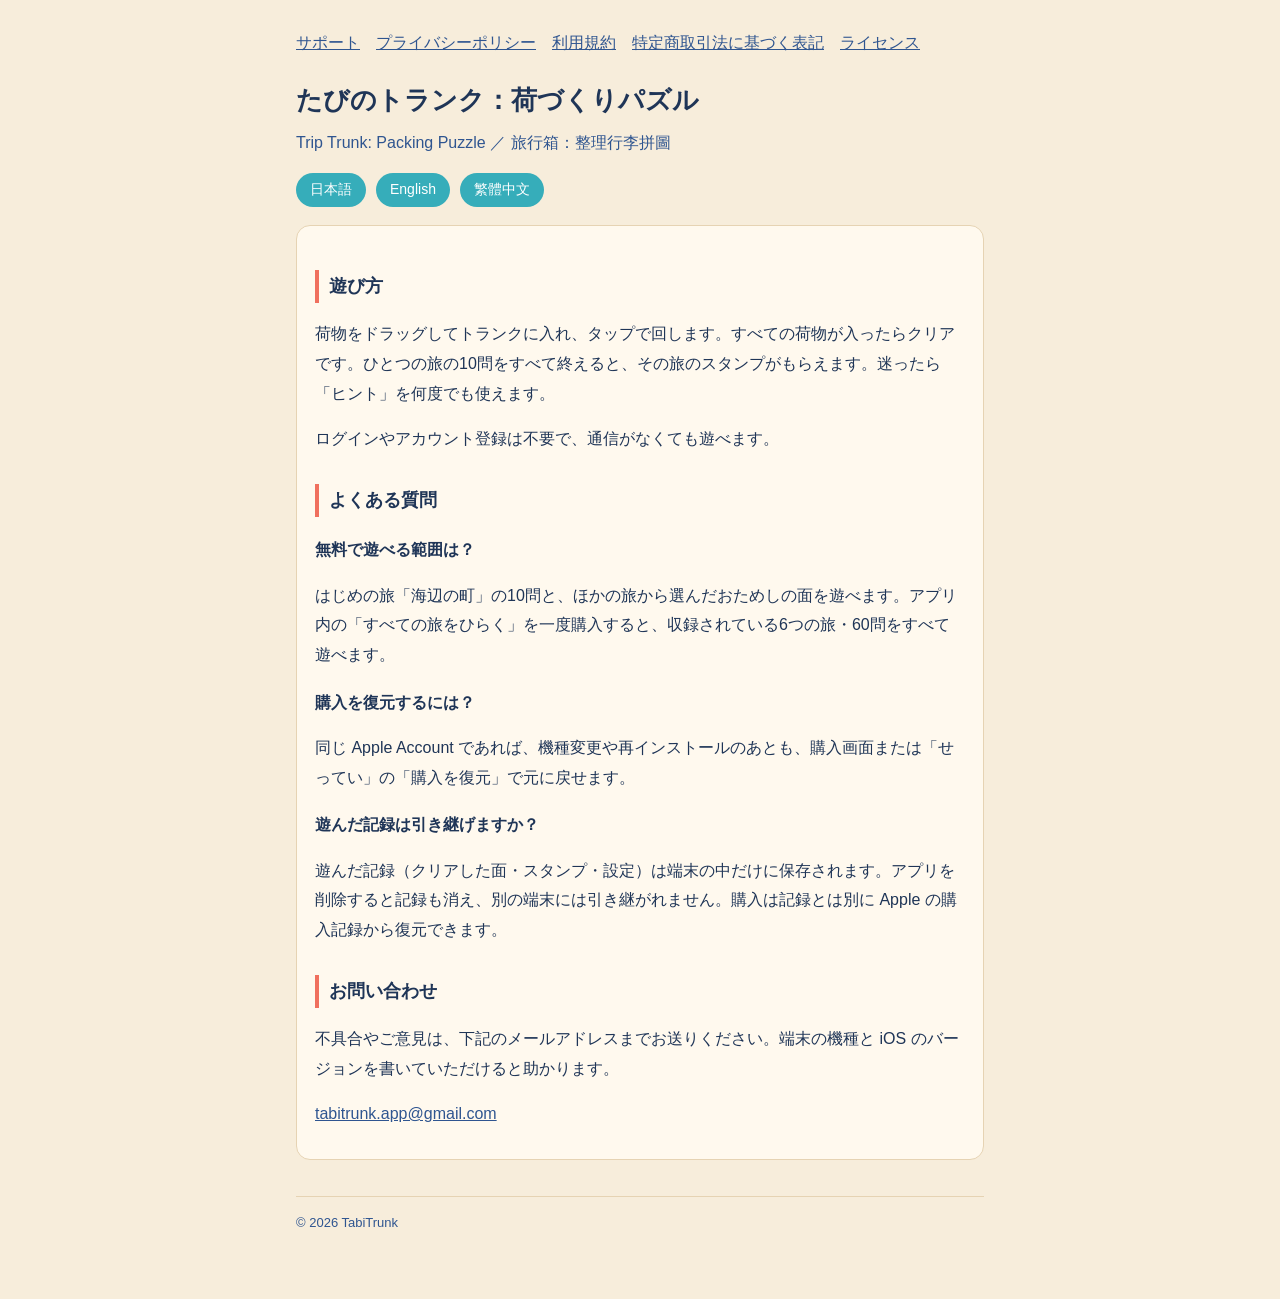
<file: index.html>
<!doctype html>
<html lang="ja"><head><meta charset="utf-8"><meta name="viewport" content="width=device-width,initial-scale=1">
<title>たびのトランク：荷づくりパズル</title><link rel="stylesheet" href="style.css"></head>
<body><main>
<nav><a href="index.html">サポート</a><a href="privacy.html">プライバシーポリシー</a><a href="terms.html">利用規約</a><a href="tokushoho.html">特定商取引法に基づく表記</a><a href="licenses.html">ライセンス</a></nav>
<h1>たびのトランク：荷づくりパズル</h1>
<p>Trip Trunk: Packing Puzzle ／ 旅行箱：整理行李拼圖</p>
<div class="langs"><a href="index.html">日本語</a><a href="index-en.html">English</a><a href="index-zh.html">繁體中文</a></div>
<section>
<h2>遊び方</h2>
<p>荷物をドラッグしてトランクに入れ、タップで回します。すべての荷物が入ったらクリアです。ひとつの旅の10問をすべて終えると、その旅のスタンプがもらえます。迷ったら「ヒント」を何度でも使えます。</p>
<p>ログインやアカウント登録は不要で、通信がなくても遊べます。</p>
<h2>よくある質問</h2>
<h3>無料で遊べる範囲は？</h3>
<p>はじめの旅「海辺の町」の10問と、ほかの旅から選んだおためしの面を遊べます。アプリ内の「すべての旅をひらく」を一度購入すると、収録されている6つの旅・60問をすべて遊べます。</p>
<h3>購入を復元するには？</h3>
<p>同じ Apple Account であれば、機種変更や再インストールのあとも、購入画面または「せってい」の「購入を復元」で元に戻せます。</p>
<h3>遊んだ記録は引き継げますか？</h3>
<p>遊んだ記録（クリアした面・スタンプ・設定）は端末の中だけに保存されます。アプリを削除すると記録も消え、別の端末には引き継がれません。購入は記録とは別に Apple の購入記録から復元できます。</p>
<h2>お問い合わせ</h2>
<p>不具合やご意見は、下記のメールアドレスまでお送りください。端末の機種と iOS のバージョンを書いていただけると助かります。</p>
<p><a href="mailto:tabitrunk.app@gmail.com">tabitrunk.app@gmail.com</a></p>
</section>
<footer>© 2026 TabiTrunk</footer>
</main></body></html>
</file>
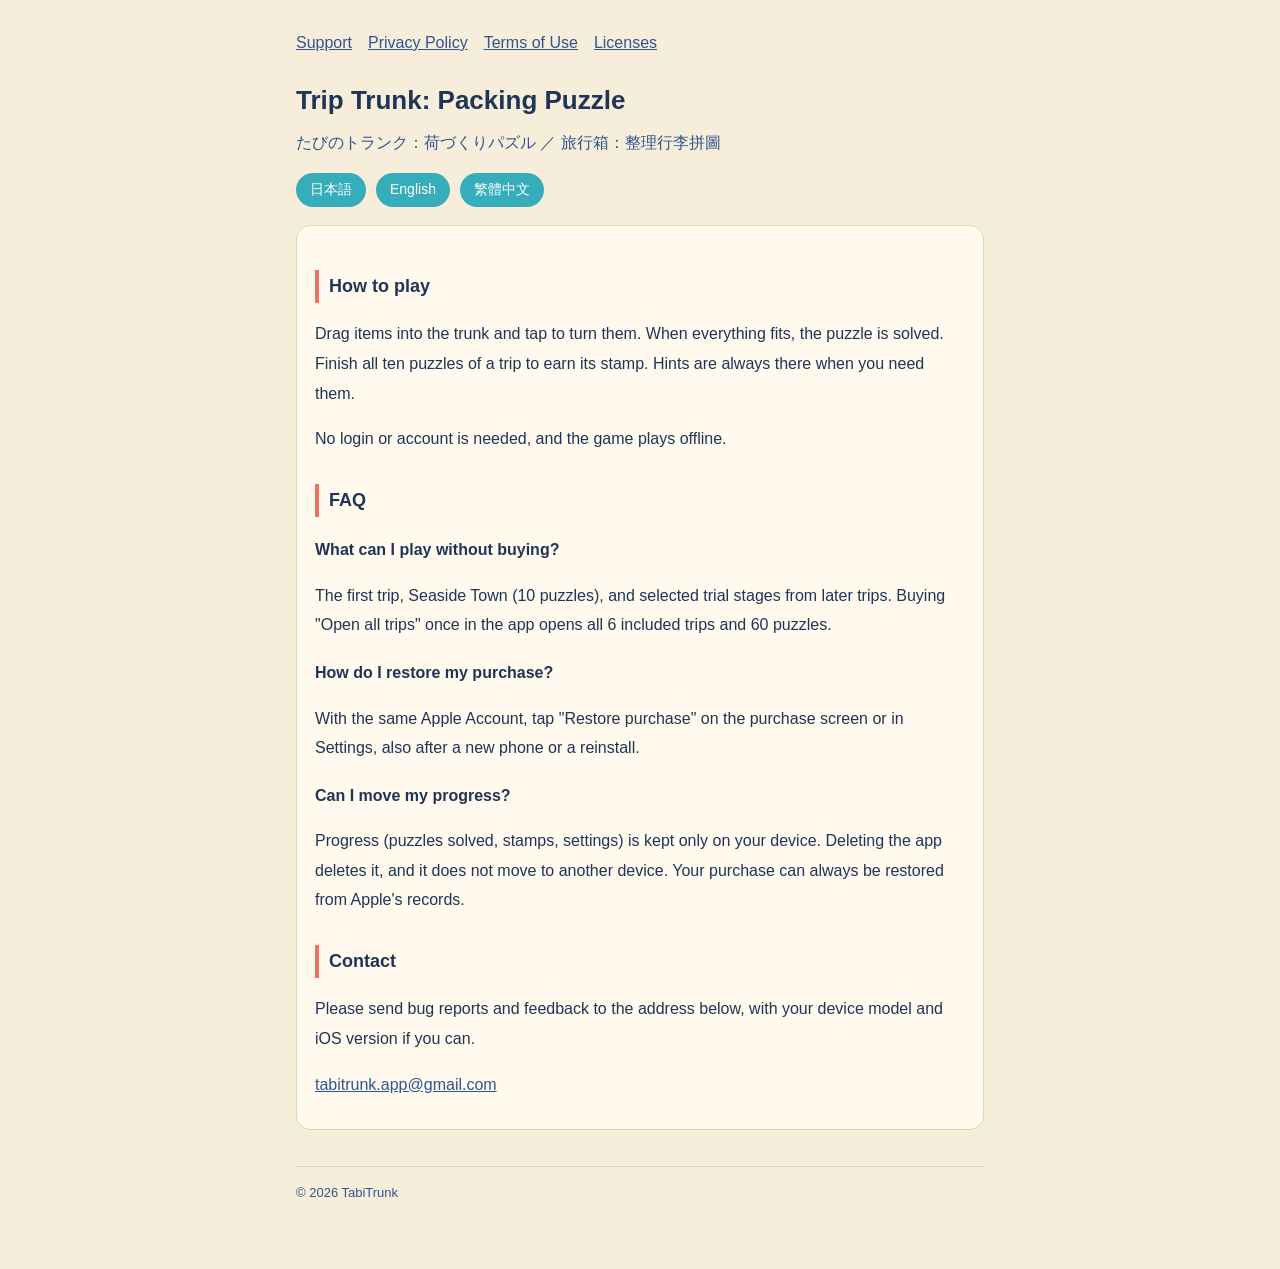
<file: index-en.html>
<!doctype html>
<html lang="en"><head><meta charset="utf-8"><meta name="viewport" content="width=device-width,initial-scale=1">
<title>Trip Trunk: Packing Puzzle</title><link rel="stylesheet" href="style.css"></head>
<body><main>
<nav><a href="index-en.html">Support</a><a href="privacy-en.html">Privacy Policy</a><a href="terms-en.html">Terms of Use</a><a href="licenses.html">Licenses</a></nav>
<h1>Trip Trunk: Packing Puzzle</h1>
<p>たびのトランク：荷づくりパズル ／ 旅行箱：整理行李拼圖</p>
<div class="langs"><a href="index.html">日本語</a><a href="index-en.html">English</a><a href="index-zh.html">繁體中文</a></div>
<section>
<h2>How to play</h2>
<p>Drag items into the trunk and tap to turn them. When everything fits, the puzzle is solved. Finish all ten puzzles of a trip to earn its stamp. Hints are always there when you need them.</p>
<p>No login or account is needed, and the game plays offline.</p>
<h2>FAQ</h2>
<h3>What can I play without buying?</h3>
<p>The first trip, Seaside Town (10 puzzles), and selected trial stages from later trips. Buying "Open all trips" once in the app opens all 6 included trips and 60 puzzles.</p>
<h3>How do I restore my purchase?</h3>
<p>With the same Apple Account, tap "Restore purchase" on the purchase screen or in Settings, also after a new phone or a reinstall.</p>
<h3>Can I move my progress?</h3>
<p>Progress (puzzles solved, stamps, settings) is kept only on your device. Deleting the app deletes it, and it does not move to another device. Your purchase can always be restored from Apple's records.</p>
<h2>Contact</h2>
<p>Please send bug reports and feedback to the address below, with your device model and iOS version if you can.</p>
<p><a href="mailto:tabitrunk.app@gmail.com">tabitrunk.app@gmail.com</a></p>
</section>
<footer>© 2026 TabiTrunk</footer>
</main></body></html>
</file>
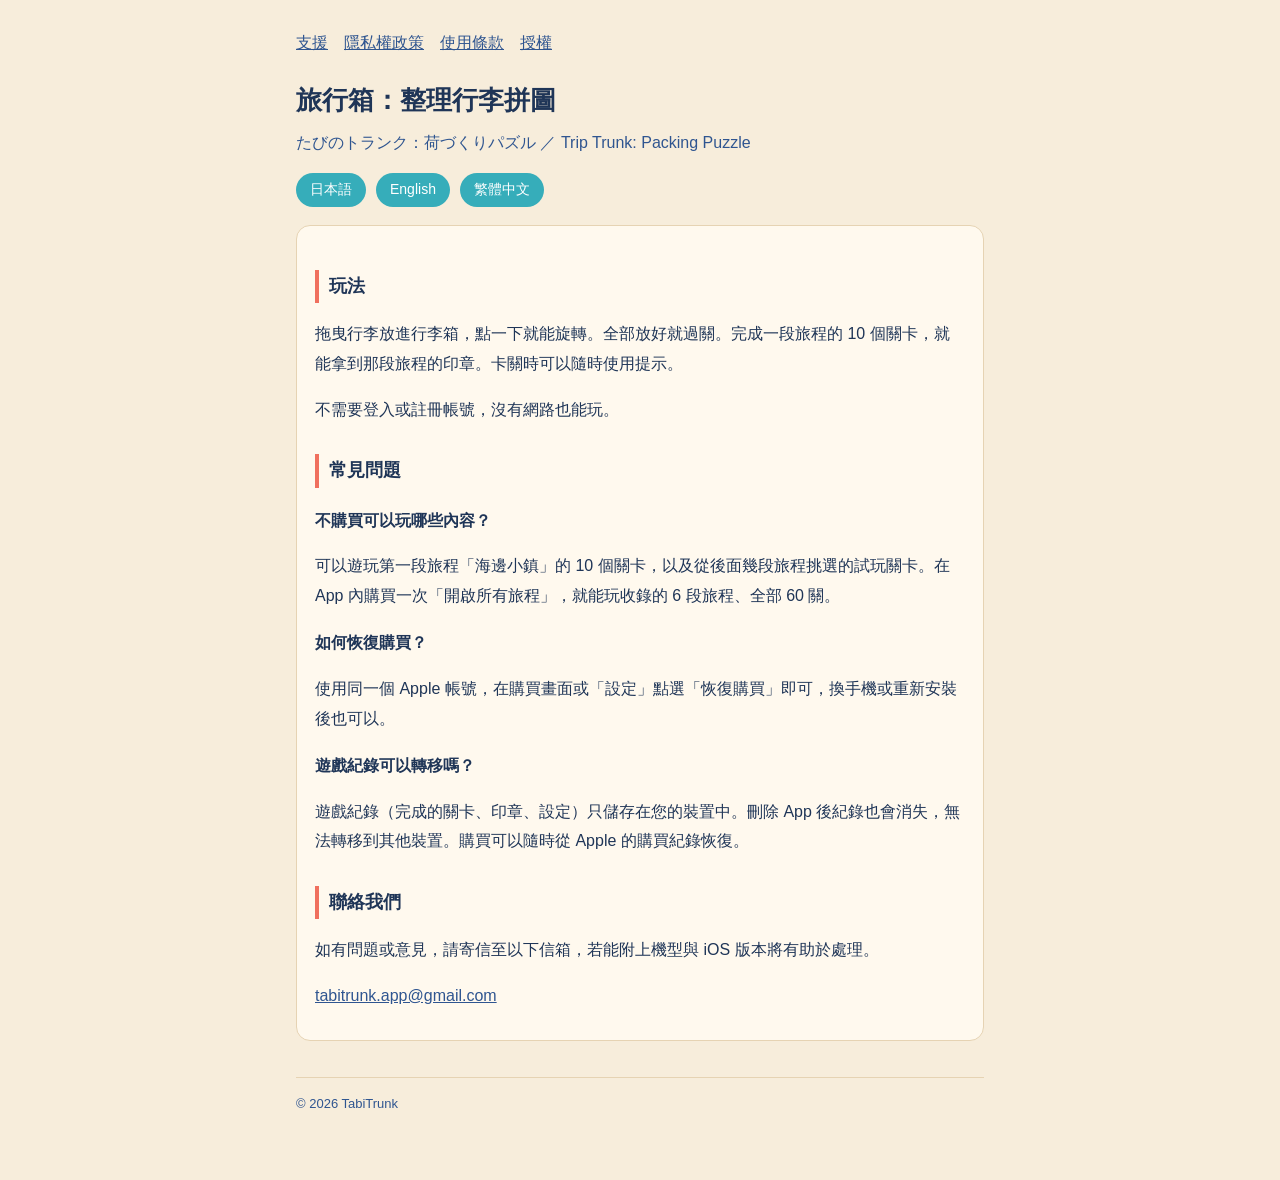
<file: index-zh.html>
<!doctype html>
<html lang="zh-Hant"><head><meta charset="utf-8"><meta name="viewport" content="width=device-width,initial-scale=1">
<title>旅行箱：整理行李拼圖</title><link rel="stylesheet" href="style.css"></head>
<body><main>
<nav><a href="index-zh.html">支援</a><a href="privacy-zh.html">隱私權政策</a><a href="terms-zh.html">使用條款</a><a href="licenses.html">授權</a></nav>
<h1>旅行箱：整理行李拼圖</h1>
<p>たびのトランク：荷づくりパズル ／ Trip Trunk: Packing Puzzle</p>
<div class="langs"><a href="index.html">日本語</a><a href="index-en.html">English</a><a href="index-zh.html">繁體中文</a></div>
<section>
<h2>玩法</h2>
<p>拖曳行李放進行李箱，點一下就能旋轉。全部放好就過關。完成一段旅程的 10 個關卡，就能拿到那段旅程的印章。卡關時可以隨時使用提示。</p>
<p>不需要登入或註冊帳號，沒有網路也能玩。</p>
<h2>常見問題</h2>
<h3>不購買可以玩哪些內容？</h3>
<p>可以遊玩第一段旅程「海邊小鎮」的 10 個關卡，以及從後面幾段旅程挑選的試玩關卡。在 App 內購買一次「開啟所有旅程」，就能玩收錄的 6 段旅程、全部 60 關。</p>
<h3>如何恢復購買？</h3>
<p>使用同一個 Apple 帳號，在購買畫面或「設定」點選「恢復購買」即可，換手機或重新安裝後也可以。</p>
<h3>遊戲紀錄可以轉移嗎？</h3>
<p>遊戲紀錄（完成的關卡、印章、設定）只儲存在您的裝置中。刪除 App 後紀錄也會消失，無法轉移到其他裝置。購買可以隨時從 Apple 的購買紀錄恢復。</p>
<h2>聯絡我們</h2>
<p>如有問題或意見，請寄信至以下信箱，若能附上機型與 iOS 版本將有助於處理。</p>
<p><a href="mailto:tabitrunk.app@gmail.com">tabitrunk.app@gmail.com</a></p>
</section>
<footer>© 2026 TabiTrunk</footer>
</main></body></html>
</file>
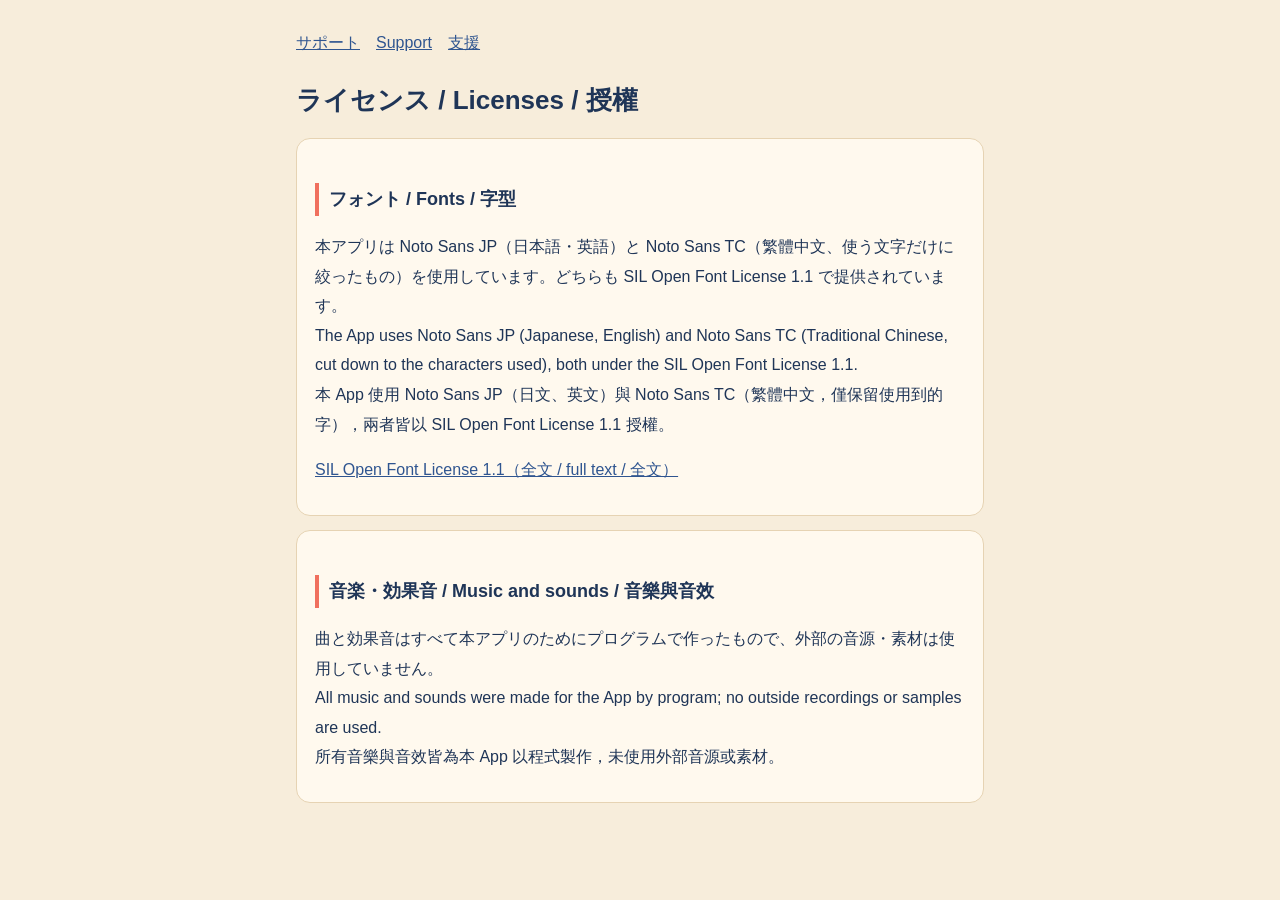
<file: licenses.html>
<!doctype html>
<html lang="ja"><head><meta charset="utf-8"><meta name="viewport" content="width=device-width,initial-scale=1">
<title>たびのトランク：荷づくりパズル ライセンス</title><link rel="stylesheet" href="style.css"></head>
<body><main>
<nav><a href="index.html">サポート</a><a href="index-en.html">Support</a><a href="index-zh.html">支援</a></nav>
<h1>ライセンス / Licenses / 授權</h1>
<section>
<h2>フォント / Fonts / 字型</h2>
<p>本アプリは Noto Sans JP（日本語・英語）と Noto Sans TC（繁體中文、使う文字だけに絞ったもの）を使用しています。どちらも SIL Open Font License 1.1 で提供されています。<br>
The App uses Noto Sans JP (Japanese, English) and Noto Sans TC (Traditional Chinese, cut down to the characters used), both under the SIL Open Font License 1.1.<br>
本 App 使用 Noto Sans JP（日文、英文）與 Noto Sans TC（繁體中文，僅保留使用到的字），兩者皆以 SIL Open Font License 1.1 授權。</p>
<p><a href="OFL.txt">SIL Open Font License 1.1（全文 / full text / 全文）</a></p>
</section>
<section>
<h2>音楽・効果音 / Music and sounds / 音樂與音效</h2>
<p>曲と効果音はすべて本アプリのためにプログラムで作ったもので、外部の音源・素材は使用していません。<br>
All music and sounds were made for the App by program; no outside recordings or samples are used.<br>
所有音樂與音效皆為本 App 以程式製作，未使用外部音源或素材。</p>
</section>
</main></body></html>
</file>
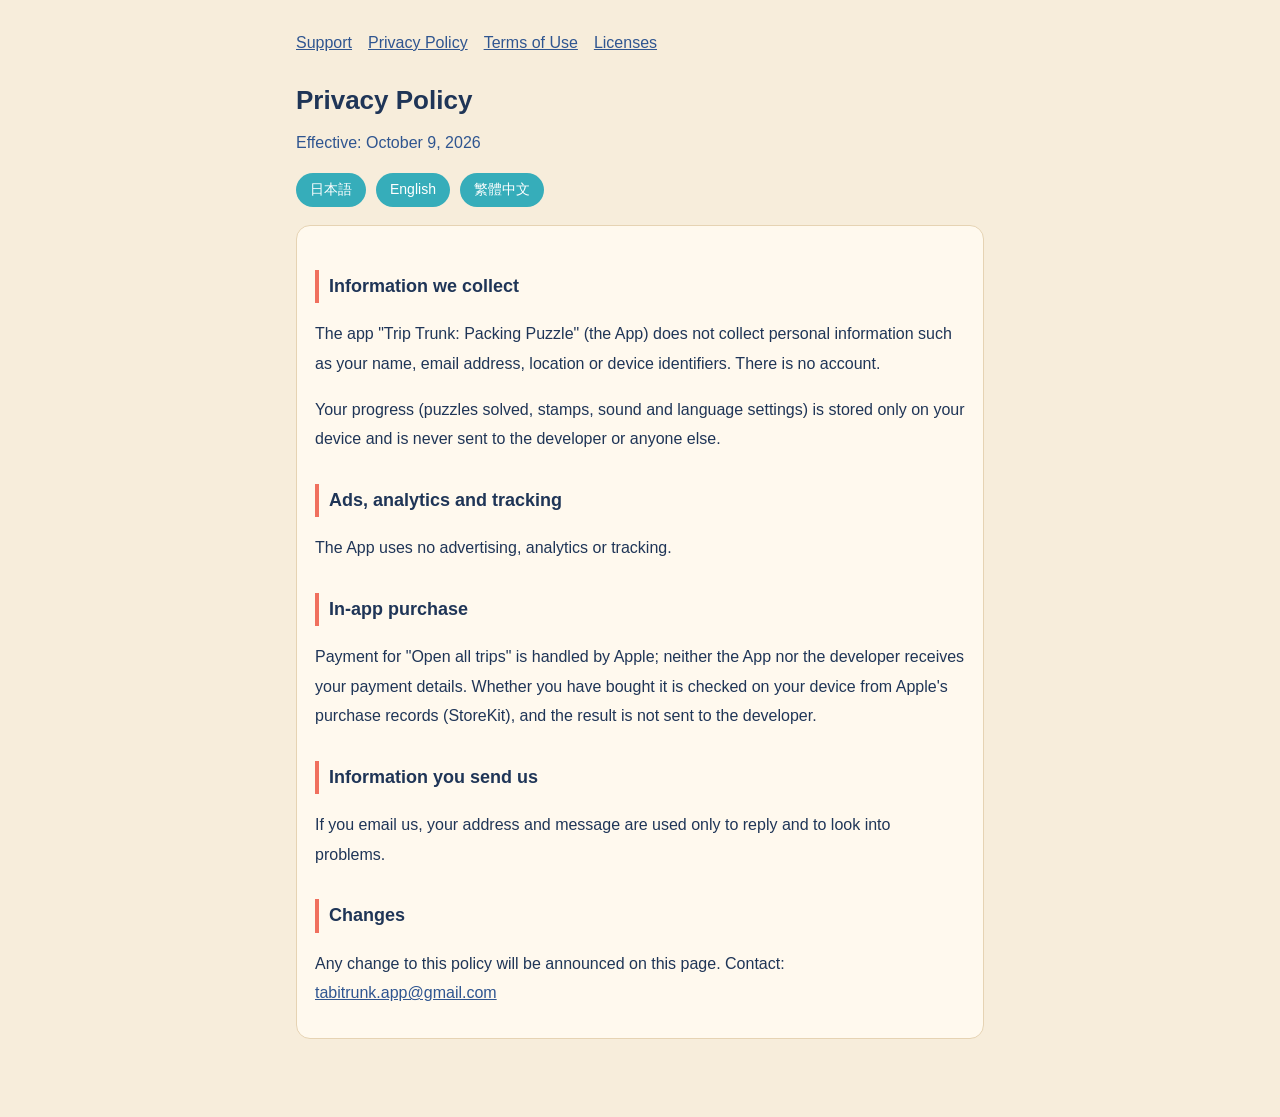
<file: privacy-en.html>
<!doctype html>
<html lang="en"><head><meta charset="utf-8"><meta name="viewport" content="width=device-width,initial-scale=1">
<title>Trip Trunk: Packing Puzzle Privacy Policy</title><link rel="stylesheet" href="style.css"></head>
<body><main>
<nav><a href="index-en.html">Support</a><a href="privacy-en.html">Privacy Policy</a><a href="terms-en.html">Terms of Use</a><a href="licenses.html">Licenses</a></nav>
<h1>Privacy Policy</h1>
<p>Effective: October 9, 2026</p>
<div class="langs"><a href="privacy.html">日本語</a><a href="privacy-en.html">English</a><a href="privacy-zh.html">繁體中文</a></div>
<section>
<h2>Information we collect</h2>
<p>The app "Trip Trunk: Packing Puzzle" (the App) does not collect personal information such as your name, email address, location or device identifiers. There is no account.</p>
<p>Your progress (puzzles solved, stamps, sound and language settings) is stored only on your device and is never sent to the developer or anyone else.</p>
<h2>Ads, analytics and tracking</h2>
<p>The App uses no advertising, analytics or tracking.</p>
<h2>In-app purchase</h2>
<p>Payment for "Open all trips" is handled by Apple; neither the App nor the developer receives your payment details. Whether you have bought it is checked on your device from Apple's purchase records (StoreKit), and the result is not sent to the developer.</p>
<h2>Information you send us</h2>
<p>If you email us, your address and message are used only to reply and to look into problems.</p>
<h2>Changes</h2>
<p>Any change to this policy will be announced on this page. Contact: <a href="mailto:tabitrunk.app@gmail.com">tabitrunk.app@gmail.com</a></p>
</section>
</main></body></html>
</file>
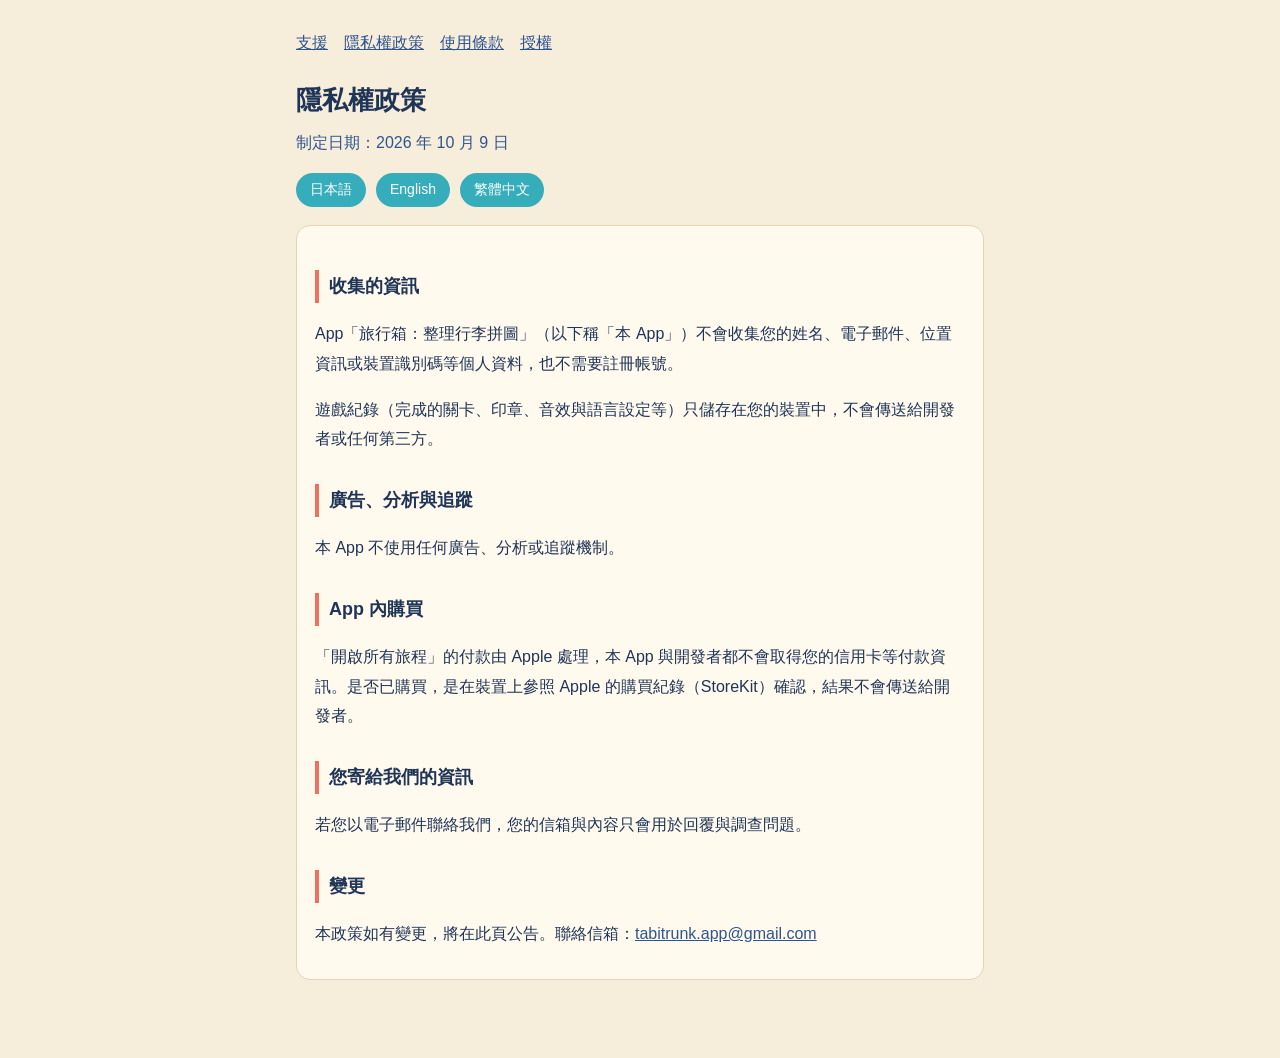
<file: privacy-zh.html>
<!doctype html>
<html lang="zh-Hant"><head><meta charset="utf-8"><meta name="viewport" content="width=device-width,initial-scale=1">
<title>旅行箱：整理行李拼圖 隱私權政策</title><link rel="stylesheet" href="style.css"></head>
<body><main>
<nav><a href="index-zh.html">支援</a><a href="privacy-zh.html">隱私權政策</a><a href="terms-zh.html">使用條款</a><a href="licenses.html">授權</a></nav>
<h1>隱私權政策</h1>
<p>制定日期：2026 年 10 月 9 日</p>
<div class="langs"><a href="privacy.html">日本語</a><a href="privacy-en.html">English</a><a href="privacy-zh.html">繁體中文</a></div>
<section>
<h2>收集的資訊</h2>
<p>App「旅行箱：整理行李拼圖」（以下稱「本 App」）不會收集您的姓名、電子郵件、位置資訊或裝置識別碼等個人資料，也不需要註冊帳號。</p>
<p>遊戲紀錄（完成的關卡、印章、音效與語言設定等）只儲存在您的裝置中，不會傳送給開發者或任何第三方。</p>
<h2>廣告、分析與追蹤</h2>
<p>本 App 不使用任何廣告、分析或追蹤機制。</p>
<h2>App 內購買</h2>
<p>「開啟所有旅程」的付款由 Apple 處理，本 App 與開發者都不會取得您的信用卡等付款資訊。是否已購買，是在裝置上參照 Apple 的購買紀錄（StoreKit）確認，結果不會傳送給開發者。</p>
<h2>您寄給我們的資訊</h2>
<p>若您以電子郵件聯絡我們，您的信箱與內容只會用於回覆與調查問題。</p>
<h2>變更</h2>
<p>本政策如有變更，將在此頁公告。聯絡信箱：<a href="mailto:tabitrunk.app@gmail.com">tabitrunk.app@gmail.com</a></p>
</section>
</main></body></html>
</file>
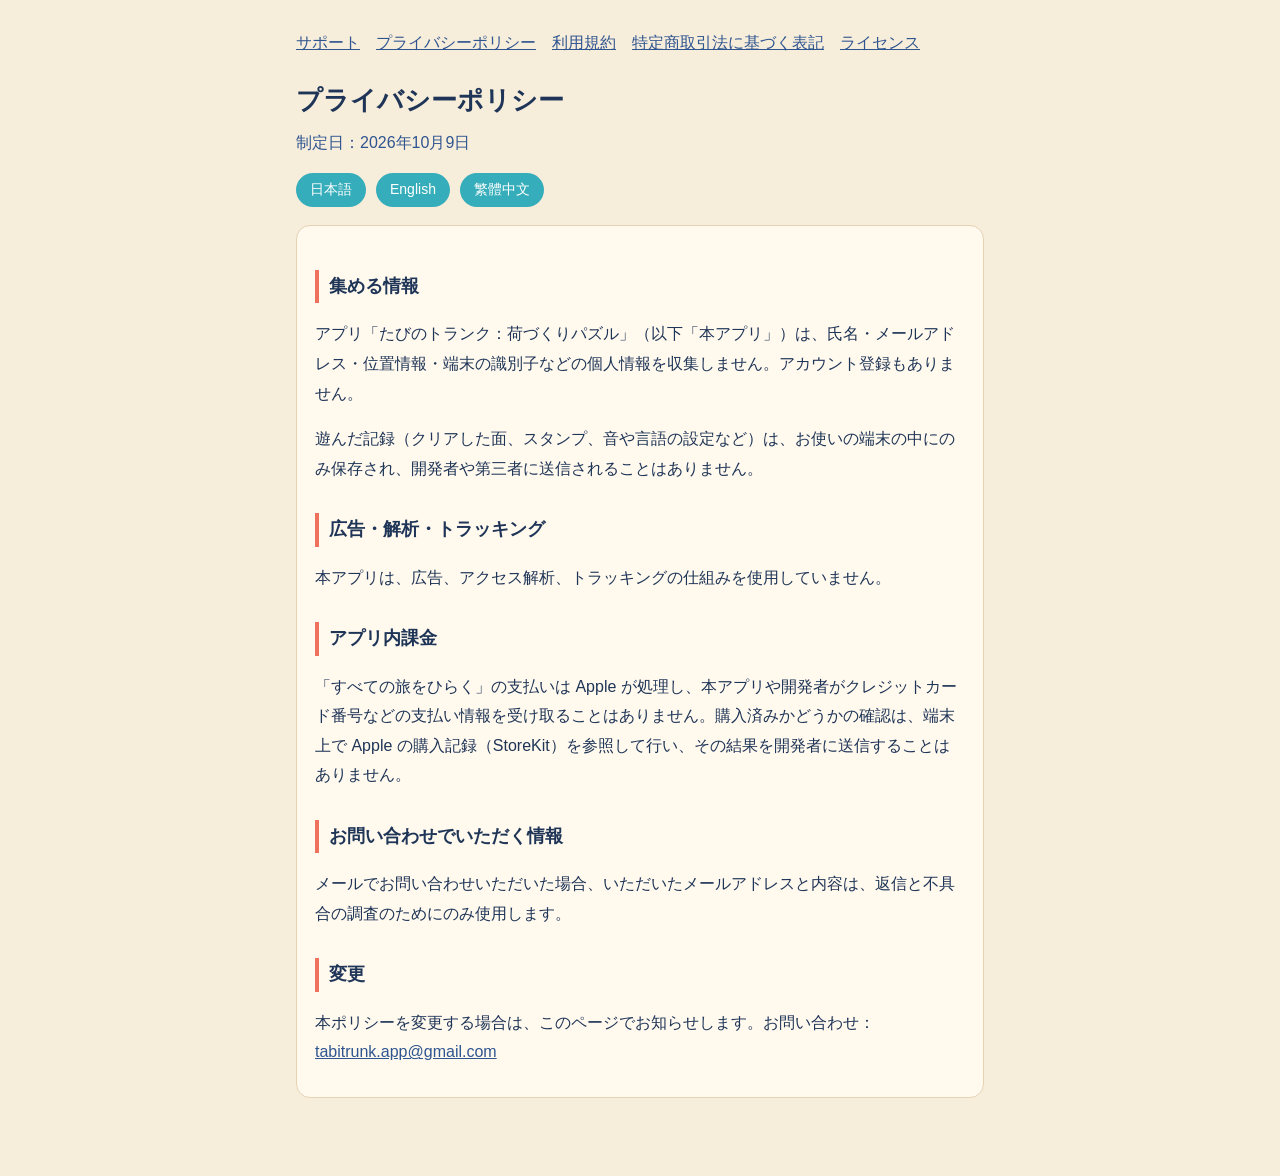
<file: privacy.html>
<!doctype html>
<html lang="ja"><head><meta charset="utf-8"><meta name="viewport" content="width=device-width,initial-scale=1">
<title>たびのトランク：荷づくりパズル プライバシーポリシー</title><link rel="stylesheet" href="style.css"></head>
<body><main>
<nav><a href="index.html">サポート</a><a href="privacy.html">プライバシーポリシー</a><a href="terms.html">利用規約</a><a href="tokushoho.html">特定商取引法に基づく表記</a><a href="licenses.html">ライセンス</a></nav>
<h1>プライバシーポリシー</h1>
<p>制定日：2026年10月9日</p>
<div class="langs"><a href="privacy.html">日本語</a><a href="privacy-en.html">English</a><a href="privacy-zh.html">繁體中文</a></div>
<section>
<h2>集める情報</h2>
<p>アプリ「たびのトランク：荷づくりパズル」（以下「本アプリ」）は、氏名・メールアドレス・位置情報・端末の識別子などの個人情報を収集しません。アカウント登録もありません。</p>
<p>遊んだ記録（クリアした面、スタンプ、音や言語の設定など）は、お使いの端末の中にのみ保存され、開発者や第三者に送信されることはありません。</p>
<h2>広告・解析・トラッキング</h2>
<p>本アプリは、広告、アクセス解析、トラッキングの仕組みを使用していません。</p>
<h2>アプリ内課金</h2>
<p>「すべての旅をひらく」の支払いは Apple が処理し、本アプリや開発者がクレジットカード番号などの支払い情報を受け取ることはありません。購入済みかどうかの確認は、端末上で Apple の購入記録（StoreKit）を参照して行い、その結果を開発者に送信することはありません。</p>
<h2>お問い合わせでいただく情報</h2>
<p>メールでお問い合わせいただいた場合、いただいたメールアドレスと内容は、返信と不具合の調査のためにのみ使用します。</p>
<h2>変更</h2>
<p>本ポリシーを変更する場合は、このページでお知らせします。お問い合わせ：<a href="mailto:tabitrunk.app@gmail.com">tabitrunk.app@gmail.com</a></p>
</section>
</main></body></html>
</file>
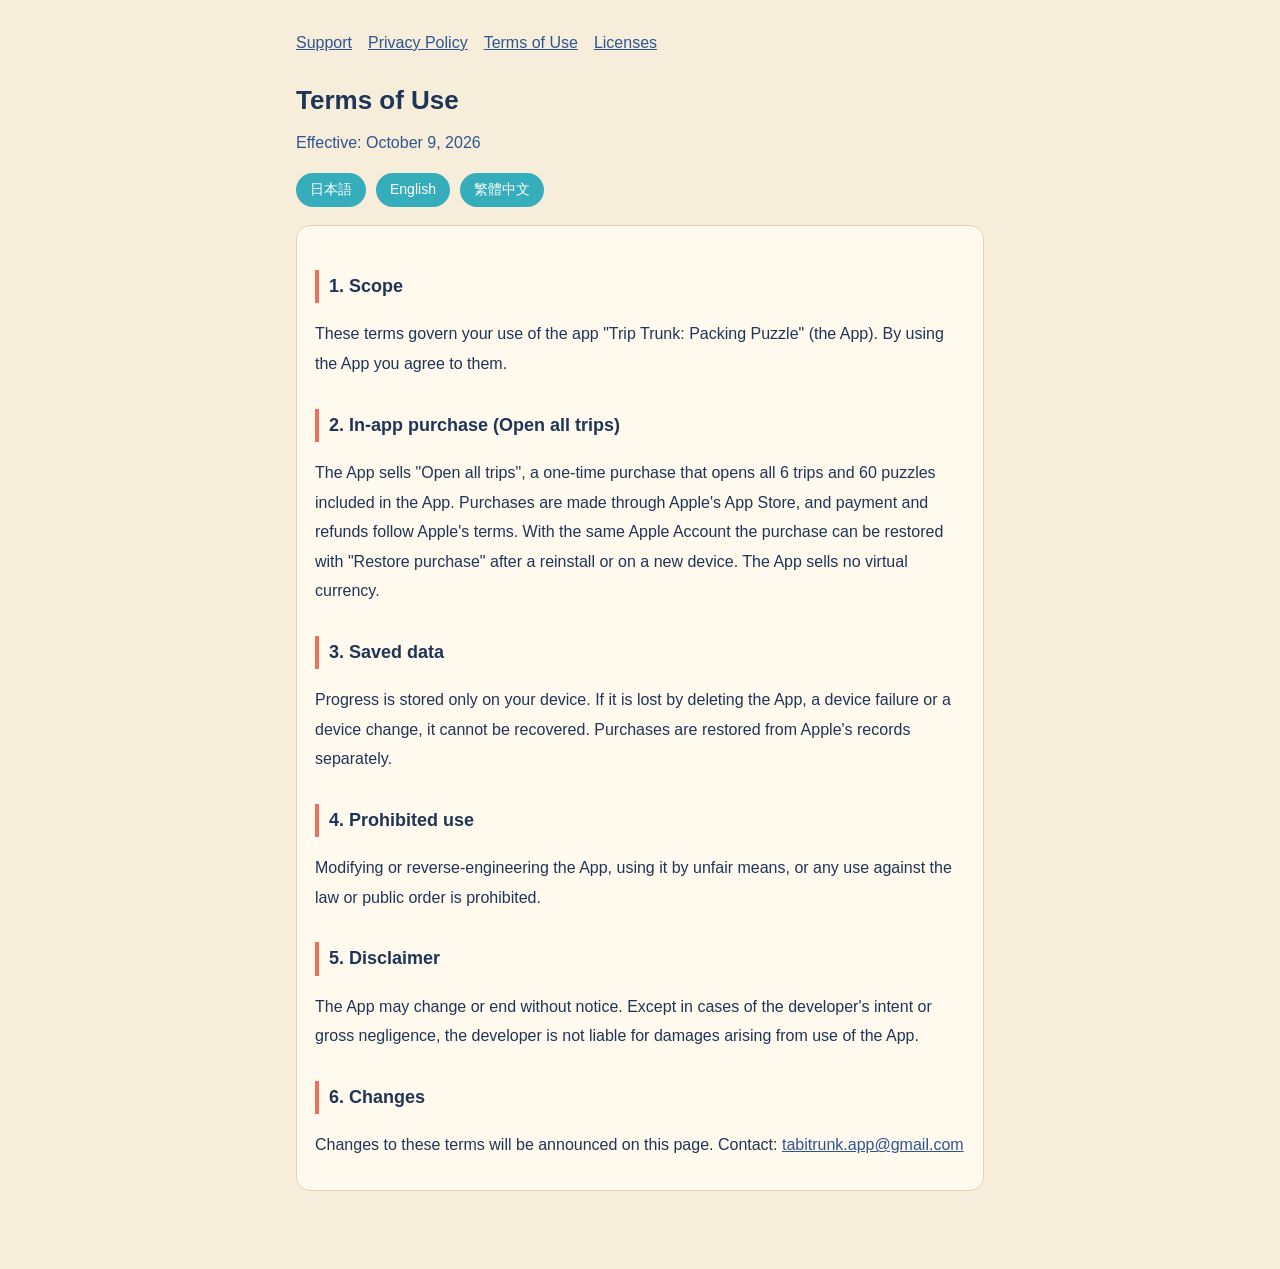
<file: terms-en.html>
<!doctype html>
<html lang="en"><head><meta charset="utf-8"><meta name="viewport" content="width=device-width,initial-scale=1">
<title>Trip Trunk: Packing Puzzle Terms of Use</title><link rel="stylesheet" href="style.css"></head>
<body><main>
<nav><a href="index-en.html">Support</a><a href="privacy-en.html">Privacy Policy</a><a href="terms-en.html">Terms of Use</a><a href="licenses.html">Licenses</a></nav>
<h1>Terms of Use</h1>
<p>Effective: October 9, 2026</p>
<div class="langs"><a href="terms.html">日本語</a><a href="terms-en.html">English</a><a href="terms-zh.html">繁體中文</a></div>
<section>
<h2>1. Scope</h2><p>These terms govern your use of the app "Trip Trunk: Packing Puzzle" (the App). By using the App you agree to them.</p>
<h2>2. In-app purchase (Open all trips)</h2><p>The App sells "Open all trips", a one-time purchase that opens all 6 trips and 60 puzzles included in the App. Purchases are made through Apple's App Store, and payment and refunds follow Apple's terms. With the same Apple Account the purchase can be restored with "Restore purchase" after a reinstall or on a new device. The App sells no virtual currency.</p>
<h2>3. Saved data</h2><p>Progress is stored only on your device. If it is lost by deleting the App, a device failure or a device change, it cannot be recovered. Purchases are restored from Apple's records separately.</p>
<h2>4. Prohibited use</h2><p>Modifying or reverse-engineering the App, using it by unfair means, or any use against the law or public order is prohibited.</p>
<h2>5. Disclaimer</h2><p>The App may change or end without notice. Except in cases of the developer's intent or gross negligence, the developer is not liable for damages arising from use of the App.</p>
<h2>6. Changes</h2><p>Changes to these terms will be announced on this page. Contact: <a href="mailto:tabitrunk.app@gmail.com">tabitrunk.app@gmail.com</a></p>
</section>
</main></body></html>
</file>
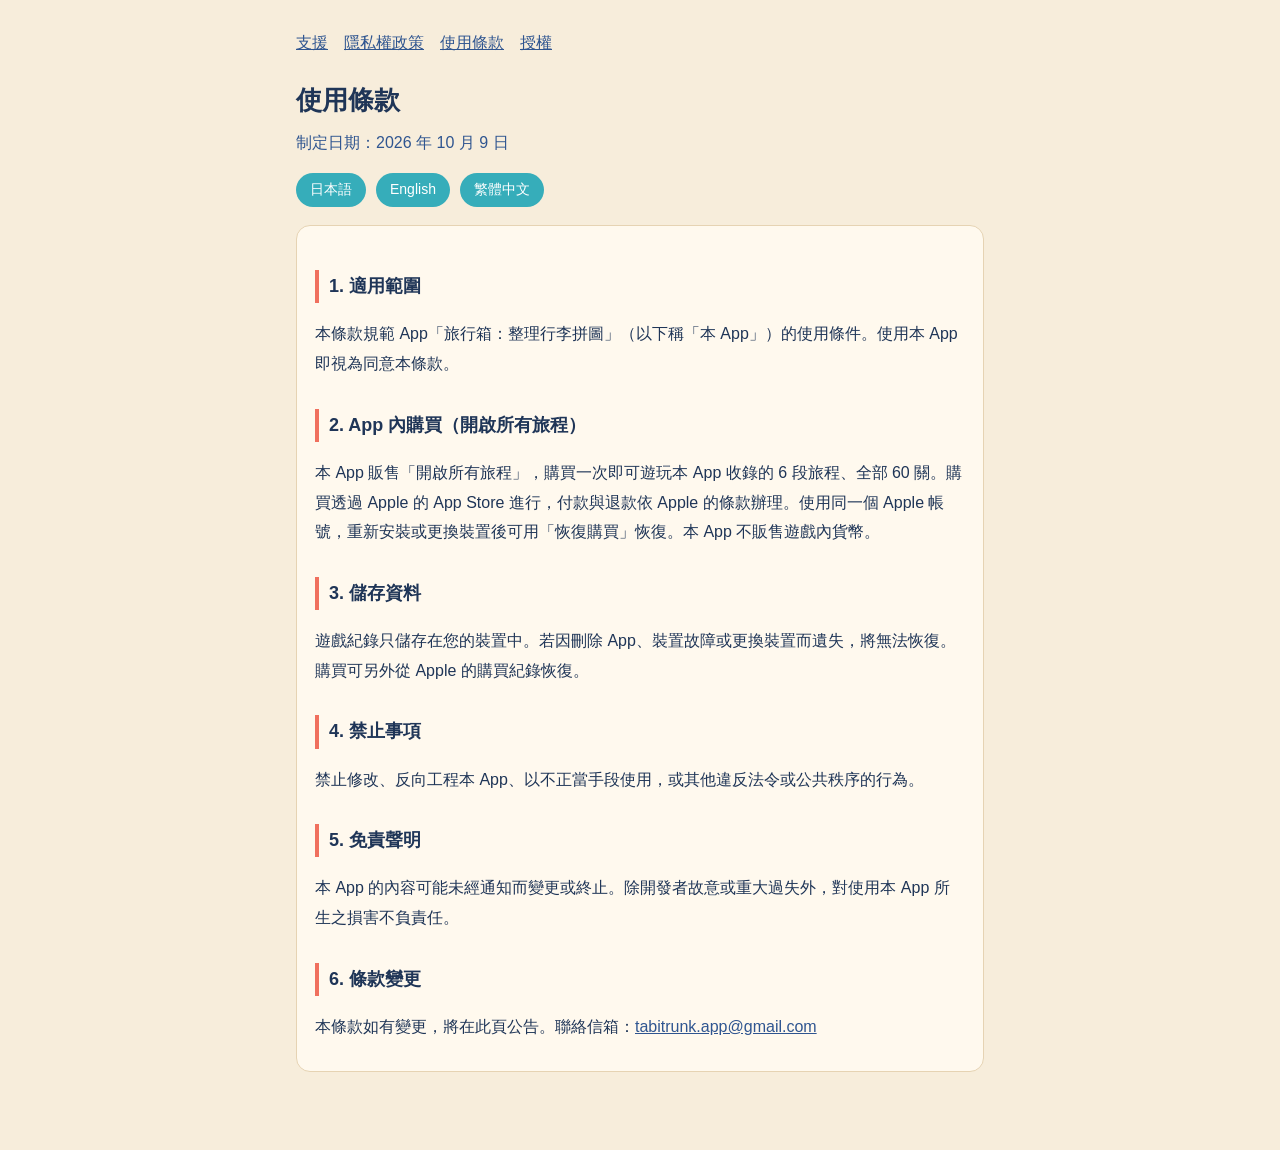
<file: terms-zh.html>
<!doctype html>
<html lang="zh-Hant"><head><meta charset="utf-8"><meta name="viewport" content="width=device-width,initial-scale=1">
<title>旅行箱：整理行李拼圖 使用條款</title><link rel="stylesheet" href="style.css"></head>
<body><main>
<nav><a href="index-zh.html">支援</a><a href="privacy-zh.html">隱私權政策</a><a href="terms-zh.html">使用條款</a><a href="licenses.html">授權</a></nav>
<h1>使用條款</h1>
<p>制定日期：2026 年 10 月 9 日</p>
<div class="langs"><a href="terms.html">日本語</a><a href="terms-en.html">English</a><a href="terms-zh.html">繁體中文</a></div>
<section>
<h2>1. 適用範圍</h2><p>本條款規範 App「旅行箱：整理行李拼圖」（以下稱「本 App」）的使用條件。使用本 App 即視為同意本條款。</p>
<h2>2. App 內購買（開啟所有旅程）</h2><p>本 App 販售「開啟所有旅程」，購買一次即可遊玩本 App 收錄的 6 段旅程、全部 60 關。購買透過 Apple 的 App Store 進行，付款與退款依 Apple 的條款辦理。使用同一個 Apple 帳號，重新安裝或更換裝置後可用「恢復購買」恢復。本 App 不販售遊戲內貨幣。</p>
<h2>3. 儲存資料</h2><p>遊戲紀錄只儲存在您的裝置中。若因刪除 App、裝置故障或更換裝置而遺失，將無法恢復。購買可另外從 Apple 的購買紀錄恢復。</p>
<h2>4. 禁止事項</h2><p>禁止修改、反向工程本 App、以不正當手段使用，或其他違反法令或公共秩序的行為。</p>
<h2>5. 免責聲明</h2><p>本 App 的內容可能未經通知而變更或終止。除開發者故意或重大過失外，對使用本 App 所生之損害不負責任。</p>
<h2>6. 條款變更</h2><p>本條款如有變更，將在此頁公告。聯絡信箱：<a href="mailto:tabitrunk.app@gmail.com">tabitrunk.app@gmail.com</a></p>
</section>
</main></body></html>
</file>
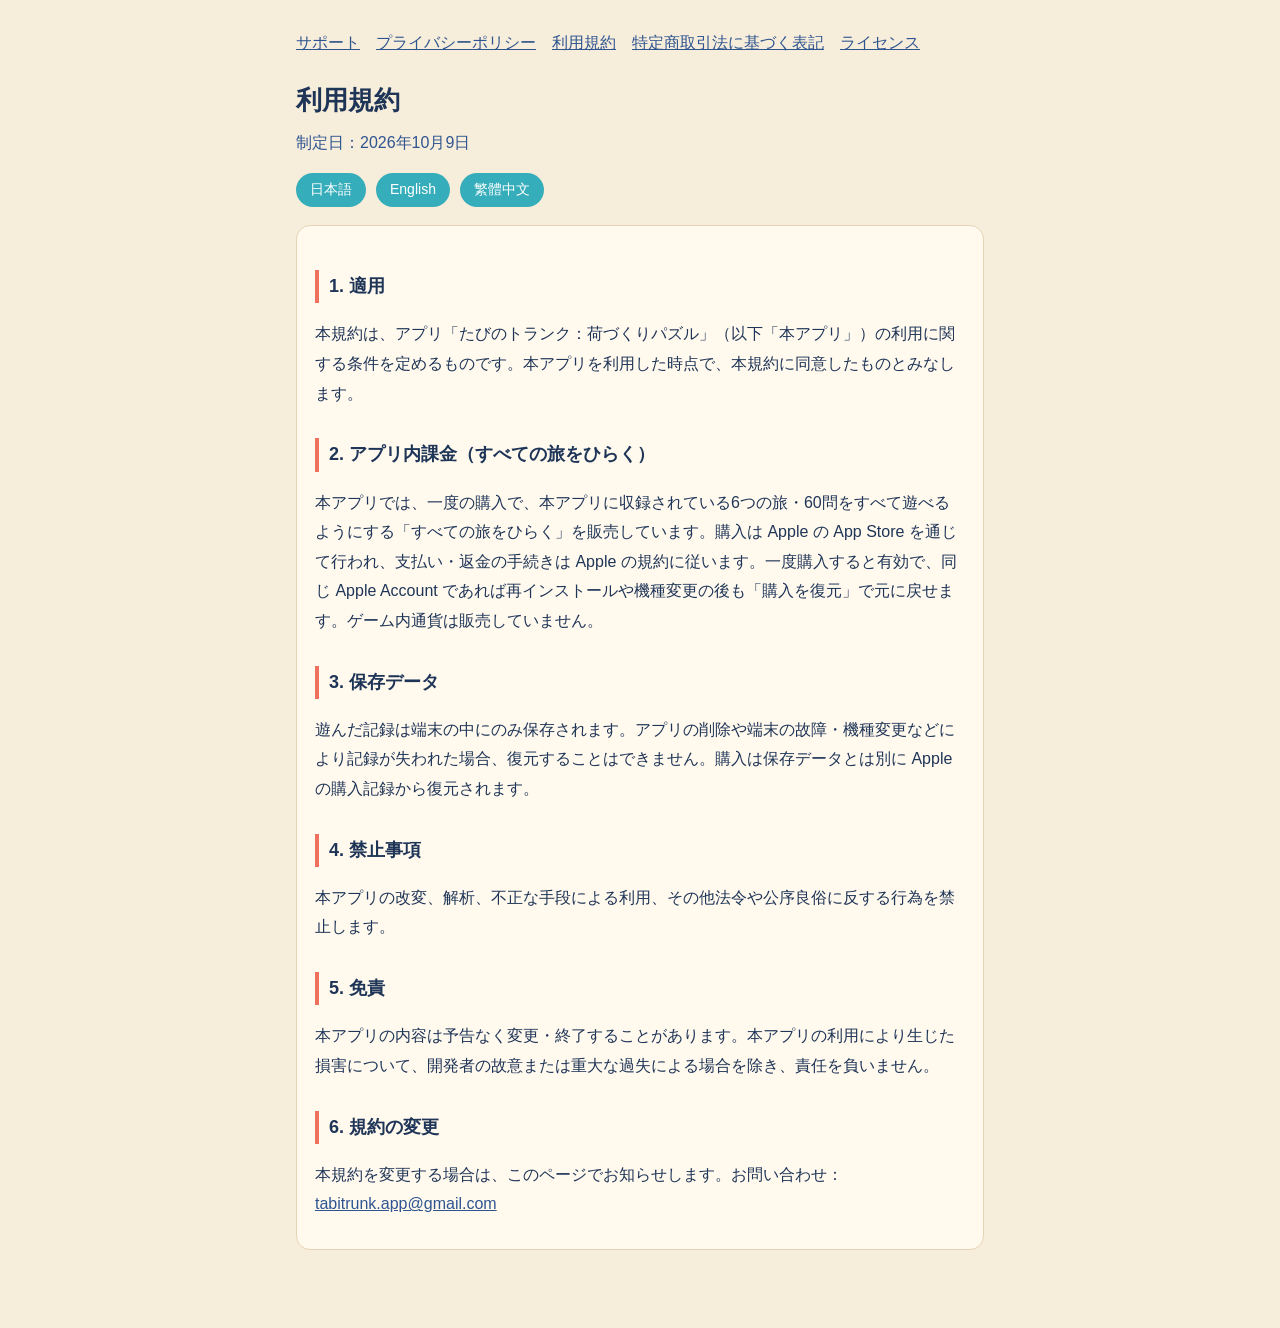
<file: terms.html>
<!doctype html>
<html lang="ja"><head><meta charset="utf-8"><meta name="viewport" content="width=device-width,initial-scale=1">
<title>たびのトランク：荷づくりパズル 利用規約</title><link rel="stylesheet" href="style.css"></head>
<body><main>
<nav><a href="index.html">サポート</a><a href="privacy.html">プライバシーポリシー</a><a href="terms.html">利用規約</a><a href="tokushoho.html">特定商取引法に基づく表記</a><a href="licenses.html">ライセンス</a></nav>
<h1>利用規約</h1>
<p>制定日：2026年10月9日</p>
<div class="langs"><a href="terms.html">日本語</a><a href="terms-en.html">English</a><a href="terms-zh.html">繁體中文</a></div>
<section>
<h2>1. 適用</h2><p>本規約は、アプリ「たびのトランク：荷づくりパズル」（以下「本アプリ」）の利用に関する条件を定めるものです。本アプリを利用した時点で、本規約に同意したものとみなします。</p>
<h2>2. アプリ内課金（すべての旅をひらく）</h2><p>本アプリでは、一度の購入で、本アプリに収録されている6つの旅・60問をすべて遊べるようにする「すべての旅をひらく」を販売しています。購入は Apple の App Store を通じて行われ、支払い・返金の手続きは Apple の規約に従います。一度購入すると有効で、同じ Apple Account であれば再インストールや機種変更の後も「購入を復元」で元に戻せます。ゲーム内通貨は販売していません。</p>
<h2>3. 保存データ</h2><p>遊んだ記録は端末の中にのみ保存されます。アプリの削除や端末の故障・機種変更などにより記録が失われた場合、復元することはできません。購入は保存データとは別に Apple の購入記録から復元されます。</p>
<h2>4. 禁止事項</h2><p>本アプリの改変、解析、不正な手段による利用、その他法令や公序良俗に反する行為を禁止します。</p>
<h2>5. 免責</h2><p>本アプリの内容は予告なく変更・終了することがあります。本アプリの利用により生じた損害について、開発者の故意または重大な過失による場合を除き、責任を負いません。</p>
<h2>6. 規約の変更</h2><p>本規約を変更する場合は、このページでお知らせします。お問い合わせ：<a href="mailto:tabitrunk.app@gmail.com">tabitrunk.app@gmail.com</a></p>
</section>
</main></body></html>
</file>
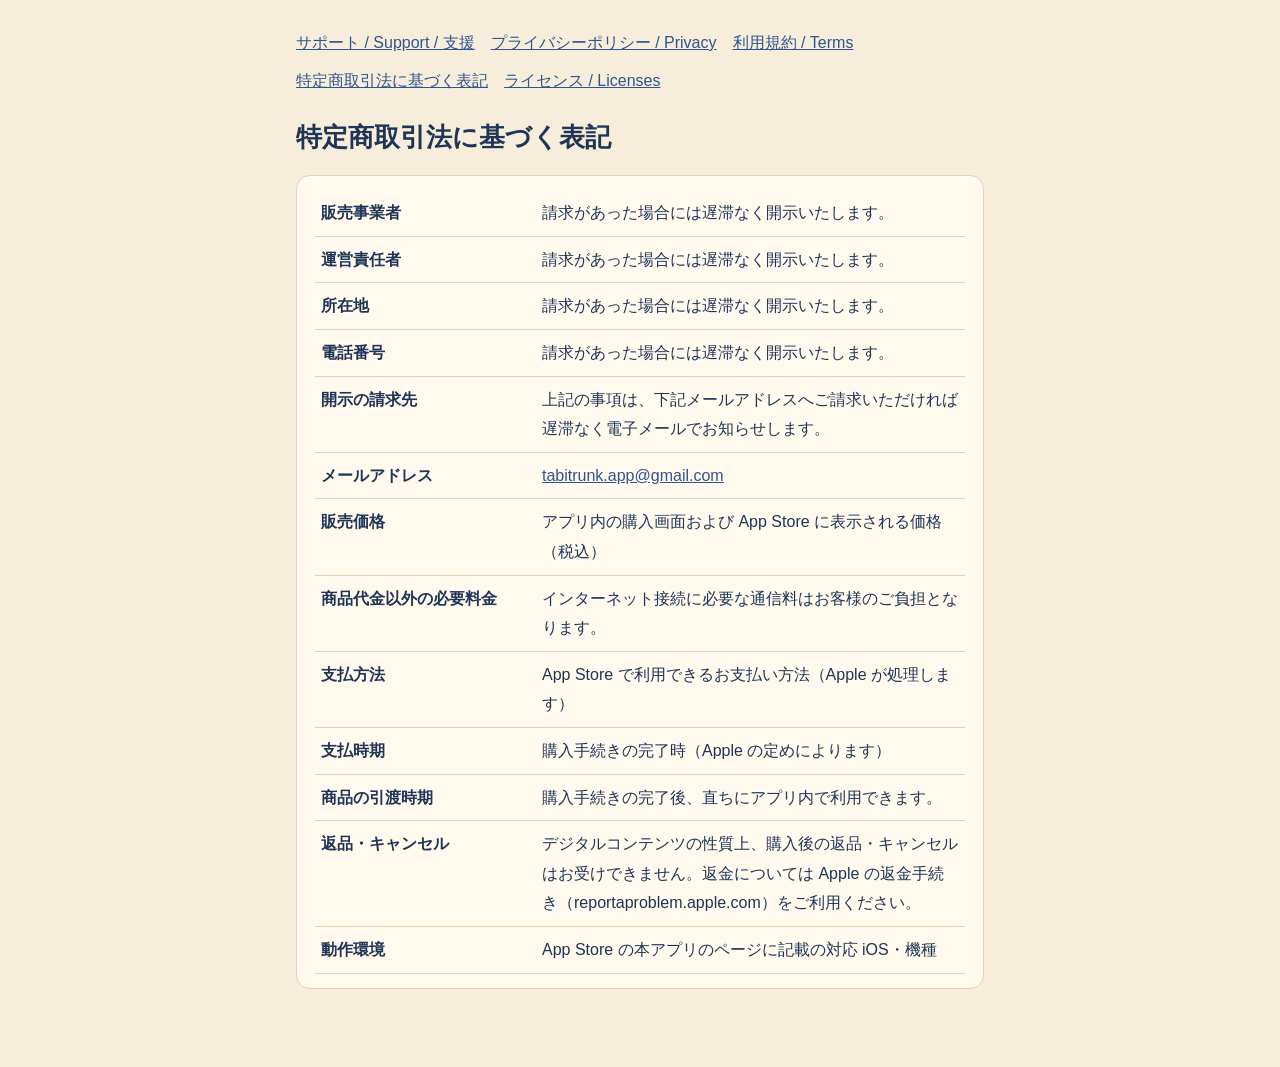
<file: tokushoho.html>
<!doctype html>
<html lang="ja"><head><meta charset="utf-8"><meta name="viewport" content="width=device-width,initial-scale=1">
<title>たびのトランク：荷づくりパズル 特定商取引法に基づく表記</title><link rel="stylesheet" href="style.css"></head>
<body><main>
<nav><a href="index.html">サポート / Support / 支援</a><a href="privacy.html">プライバシーポリシー / Privacy</a><a href="terms.html">利用規約 / Terms</a><a href="tokushoho.html">特定商取引法に基づく表記</a><a href="licenses.html">ライセンス / Licenses</a></nav>
<h1>特定商取引法に基づく表記</h1>
<section>
<table>
<tr><th>販売事業者</th><td>請求があった場合には遅滞なく開示いたします。</td></tr>
<tr><th>運営責任者</th><td>請求があった場合には遅滞なく開示いたします。</td></tr>
<tr><th>所在地</th><td>請求があった場合には遅滞なく開示いたします。</td></tr>
<tr><th>電話番号</th><td>請求があった場合には遅滞なく開示いたします。</td></tr>
<tr><th>開示の請求先</th><td>上記の事項は、下記メールアドレスへご請求いただければ遅滞なく電子メールでお知らせします。</td></tr>
<tr><th>メールアドレス</th><td><a href="mailto:tabitrunk.app@gmail.com">tabitrunk.app@gmail.com</a></td></tr>
<tr><th>販売価格</th><td>アプリ内の購入画面および App Store に表示される価格（税込）</td></tr>
<tr><th>商品代金以外の必要料金</th><td>インターネット接続に必要な通信料はお客様のご負担となります。</td></tr>
<tr><th>支払方法</th><td>App Store で利用できるお支払い方法（Apple が処理します）</td></tr>
<tr><th>支払時期</th><td>購入手続きの完了時（Apple の定めによります）</td></tr>
<tr><th>商品の引渡時期</th><td>購入手続きの完了後、直ちにアプリ内で利用できます。</td></tr>
<tr><th>返品・キャンセル</th><td>デジタルコンテンツの性質上、購入後の返品・キャンセルはお受けできません。返金については Apple の返金手続き（reportaproblem.apple.com）をご利用ください。</td></tr>
<tr><th>動作環境</th><td>App Store の本アプリのページに記載の対応 iOS・機種</td></tr>
</table>
</section>
</main></body></html>
</file>
<file: style.css>
:root{--paper:#F7EDDB;--ivory:#FFF9EE;--navy:#1F3557;--sub:#2F5590;--aqua:#36ADBA;--coral:#F0705E;--sand:#E6D3B3}
*{box-sizing:border-box}
body{margin:0;background:var(--paper);color:var(--navy);font-family:-apple-system,"Hiragino Sans","Noto Sans JP","PingFang TC","Noto Sans TC",sans-serif;line-height:1.85}
main{max-width:720px;margin:0 auto;padding:28px 16px 64px}
nav{display:flex;flex-wrap:wrap;gap:8px 16px;margin-bottom:18px}
nav a{color:var(--sub)}
.langs{display:flex;gap:10px;margin:6px 0 18px}
.langs{flex-wrap:wrap}
.langs a{background:var(--aqua);color:#fff;border-radius:999px;padding:4px 14px;text-decoration:none;font-size:14px;white-space:nowrap}
h1{font-size:26px;margin:0 0 4px}
h1+p{color:var(--sub);margin-top:0}
h2{font-size:18px;border-left:4px solid var(--coral);padding-left:10px;margin-top:30px}
h3{font-size:16px;margin:18px 0 4px}
section{background:var(--ivory);border:1px solid var(--sand);border-radius:14px;padding:14px 18px;margin:14px 0}
a{color:var(--sub)}
table{border-collapse:collapse;width:100%}
th,td{border-bottom:1px solid var(--sand);padding:8px 6px;text-align:left;vertical-align:top}
th{width:34%}
@media (max-width:560px){th,td{display:block;width:100%;border-bottom:none;padding:4px 0}td{border-bottom:1px solid var(--sand);padding-bottom:10px}}
pre{white-space:pre-wrap;font-size:12px;background:var(--paper);padding:10px;border-radius:8px}
footer{color:var(--sub);font-size:13px;margin-top:36px;border-top:1px solid var(--sand);padding-top:14px}
</file>
